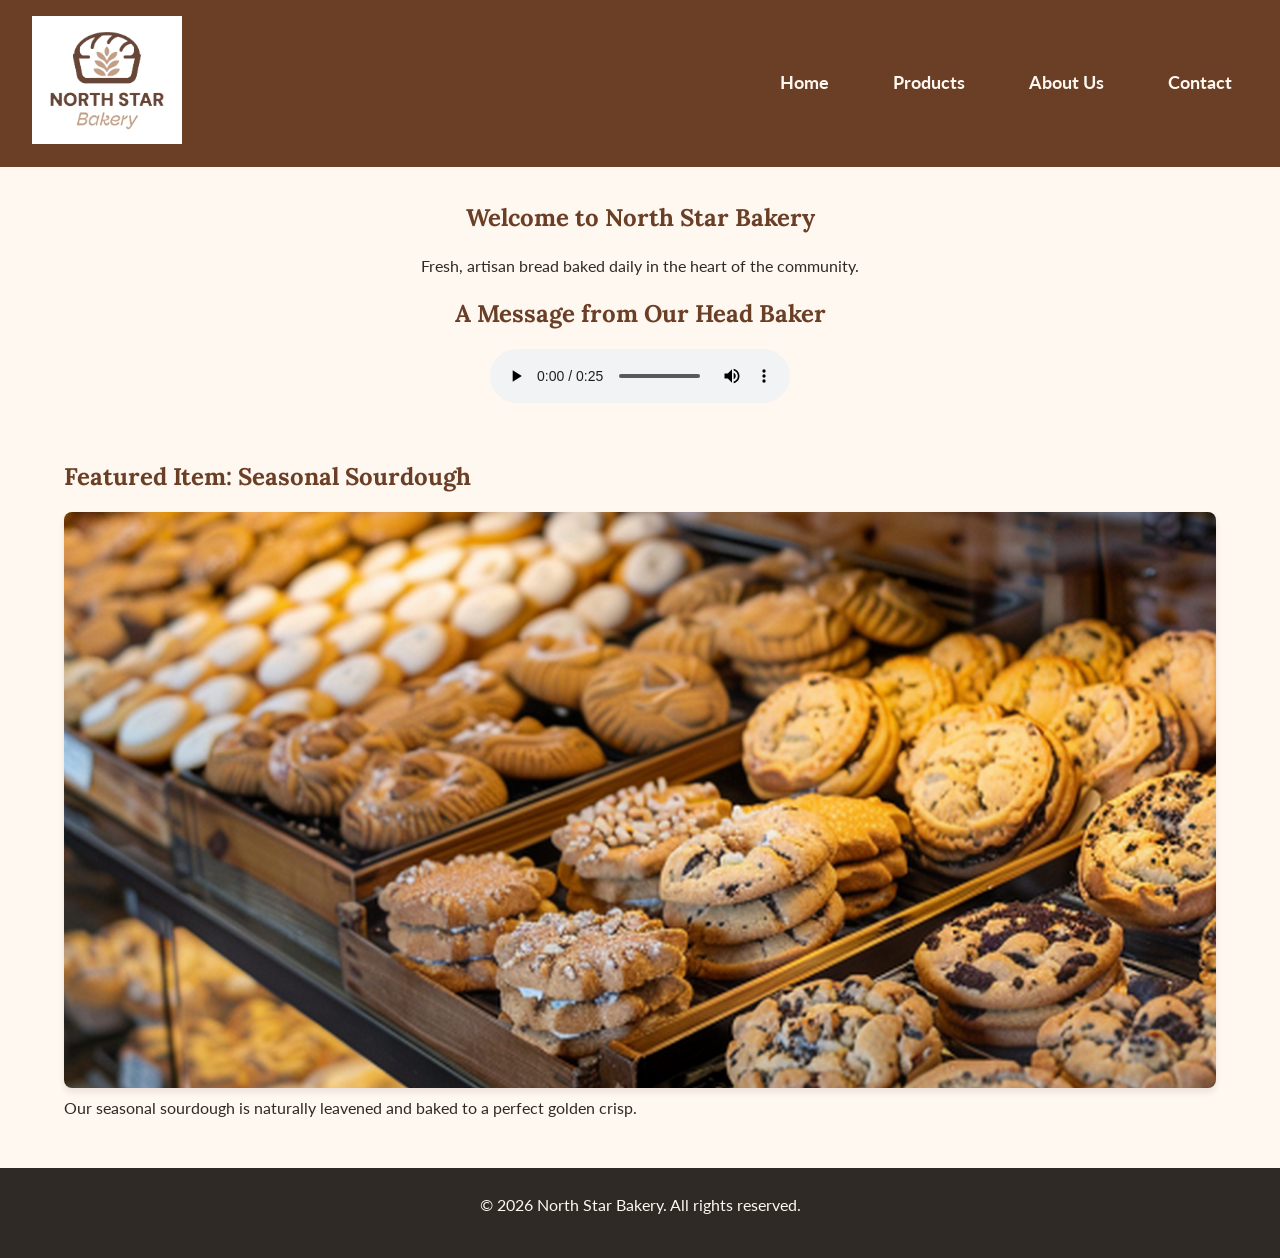
<file: index.html>
<!DOCTYPE html>
<html lang="en">
<head>
    <meta charset="UTF-8">
    <meta name="viewport" content="width=device-width, initial-scale=1.0">
    <title>North Star Bakery - Home</title>
    <link rel="preconnect" href="https://fonts.googleapis.com">
    <link rel="preconnect" href="https://fonts.gstatic.com" crossorigin>
    <link href="https://fonts.googleapis.com/css2?family=Lato:wght@400;700&family=Lora:wght@500;700&display=swap" rel="stylesheet">
    <link rel="stylesheet" href="style.css">
</head>
<body>
    <header class="site-header">
        <div class="logo-container">
            <img src="bakery-logo_c.png" alt="North Star Bakery Logo featuring a stylized loaf of bread and wheat" width="200">
        </div>
        <nav class="main-nav">
            <ul class="nav-links">
                <li><a href="index.html">Home</a></li>
                <li><a href="products.html">Products</a></li>
                <li><a href="about.html">About Us</a></li>
                <li><a href="contact.html">Contact</a></li>
            </ul>
        </nav>
    </header>

    <main class="main-content">
        <section class="hero-section">
            <h1>Welcome to North Star Bakery</h1>
            <p>Fresh, artisan bread baked daily in the heart of the community.</p>
            
            <div class="audio-greeting">
                <h2>A Message from Our Head Baker</h2>
                <audio controls>
                    <source src="bakery-welcome_c.mp3" type="audio/mpeg">
                    Your browser does not support the audio element. Here is a transcript: "Welcome to North Star Bakery, where we bake our breads fresh every single morning using locally sourced ingredients."
                </audio>
            </div>
        </section>

        <section class="featured-section">
            <h2>Featured Item: Seasonal Sourdough</h2>
            <picture class="featured-image">
                <source media="(min-width: 800px)" srcset="bakery-feature-large_c.png">
                <img src="bakery-feature-small_c.png" alt="A freshly baked, crusty seasonal sourdough loaf on a wooden cutting board" style="max-width: 100%;">
            </picture>
            <p>Our seasonal sourdough is naturally leavened and baked to a perfect golden crisp.</p>
        </section>
    </main>

    <footer class="site-footer">
        <p>&copy; 2026 North Star Bakery. All rights reserved.</p>
    </footer>

    <script src="script.js" defer></script>
</body>
</html>
</file>
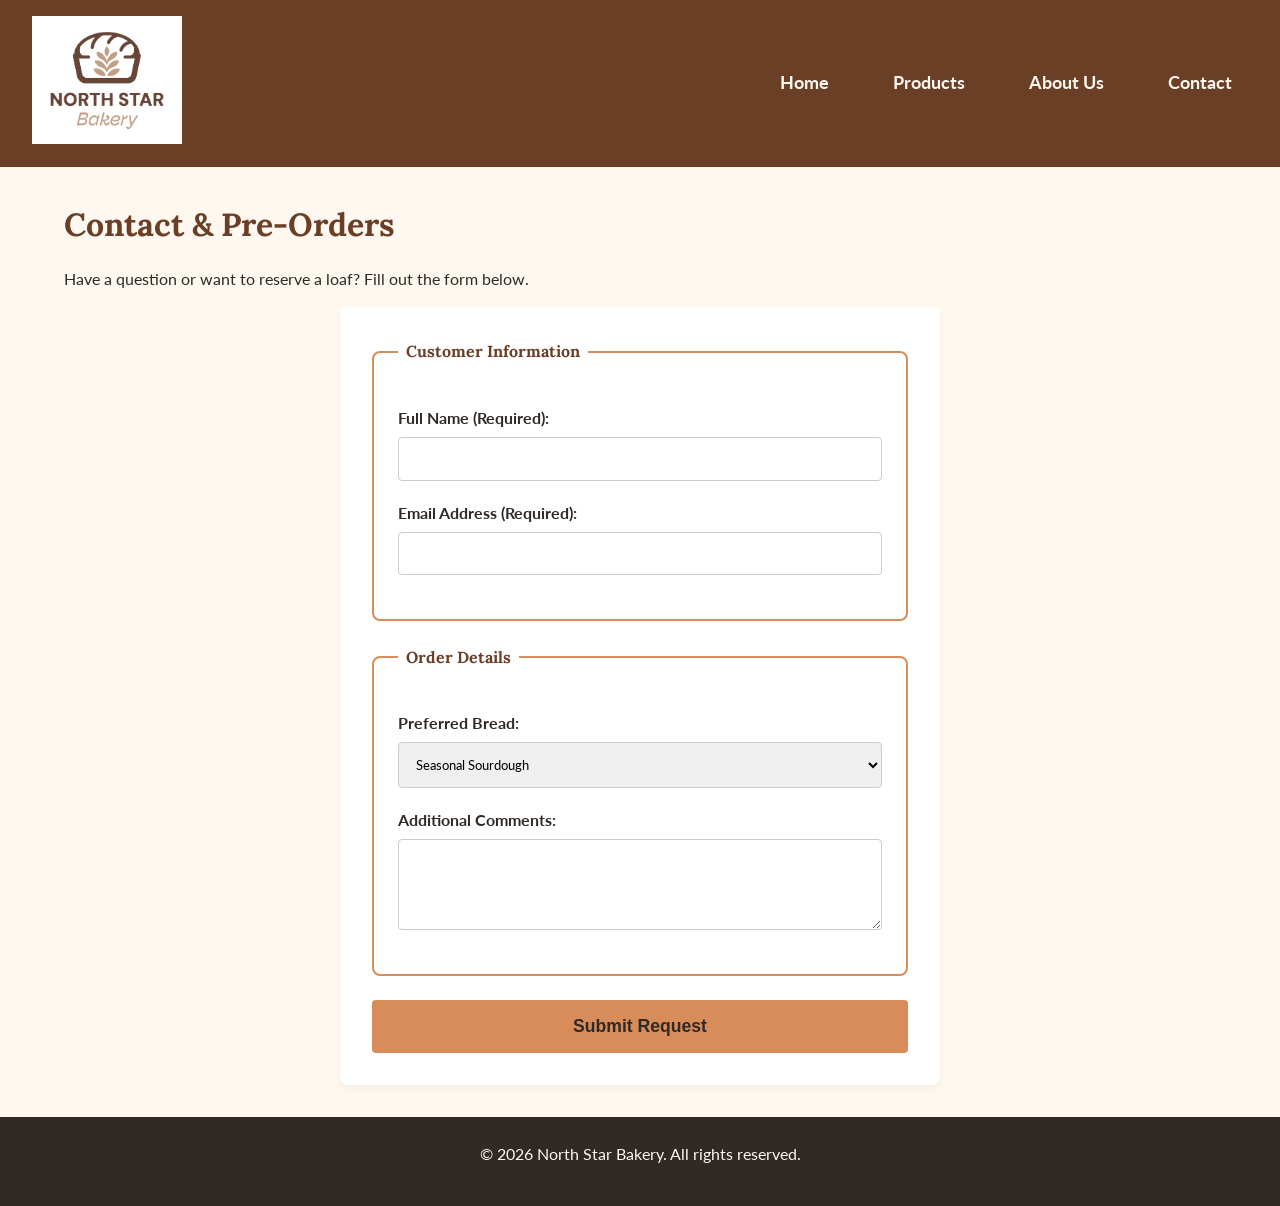
<file: contact.html>
<!DOCTYPE html>
<html lang="en">
<head>
    <meta charset="UTF-8">
    <meta name="viewport" content="width=device-width, initial-scale=1.0">
    <title>North Star Bakery - Contact</title>
    <link rel="preconnect" href="https://fonts.googleapis.com">
    <link rel="preconnect" href="https://fonts.gstatic.com" crossorigin>
    <link href="https://fonts.googleapis.com/css2?family=Lato:wght@400;700&family=Lora:wght@500;700&display=swap" rel="stylesheet">
    <link rel="stylesheet" href="style.css">
</head>
<body>
    <header class="site-header">
        <div class="logo-container">
            <img src="bakery-logo_c.png" alt="North Star Bakery Logo featuring a stylized loaf of bread and wheat" width="200">
        </div>
        <nav class="main-nav">
            <ul class="nav-links">
                <li><a href="index.html">Home</a></li>
                <li><a href="products.html">Products</a></li>
                <li><a href="about.html">About Us</a></li>
                <li><a href="contact.html">Contact</a></li>
            </ul>
        </nav>
    </header>

    <main class="main-content">
        <h1>Contact & Pre-Orders</h1>
        <p>Have a question or want to reserve a loaf? Fill out the form below.</p>

        <!-- ADDED FOR TOUCHSTONE 4: id="contact-form" and novalidate -->
        <form id="contact-form" action="#" method="POST" class="contact-form" novalidate>
            <fieldset>
                <legend>Customer Information</legend>
                
                <div class="form-group">
                    <label for="fullName">Full Name (Required):</label>
                    <input type="text" id="fullName" name="fullName">
                </div>
                
                <div class="form-group">
                    <label for="emailAddress">Email Address (Required):</label>
                    <input type="email" id="emailAddress" name="emailAddress">
                </div>
            </fieldset>

            <fieldset>
                <legend>Order Details</legend>

                <div class="form-group">
                    <label for="breadType">Preferred Bread:</label>
                    <select id="breadType" name="breadType">
                        <option value="sourdough">Seasonal Sourdough</option>
                        <option value="artisan">Classic Artisan</option>
                        <option value="seeded">Signature Seeded</option>
                    </select>
                </div>

                <div class="form-group">
                    <label for="message">Additional Comments:</label>
                    <textarea id="message" name="message" rows="4"></textarea>
                </div>
            </fieldset>

            <button type="submit" class="submit-btn">Submit Request</button>
        </form>
    </main>

    <footer class="site-footer">
        <p>&copy; 2026 North Star Bakery. All rights reserved.</p>
    </footer>

    <script src="script.js" defer></script>
</body>
</html>
</file>
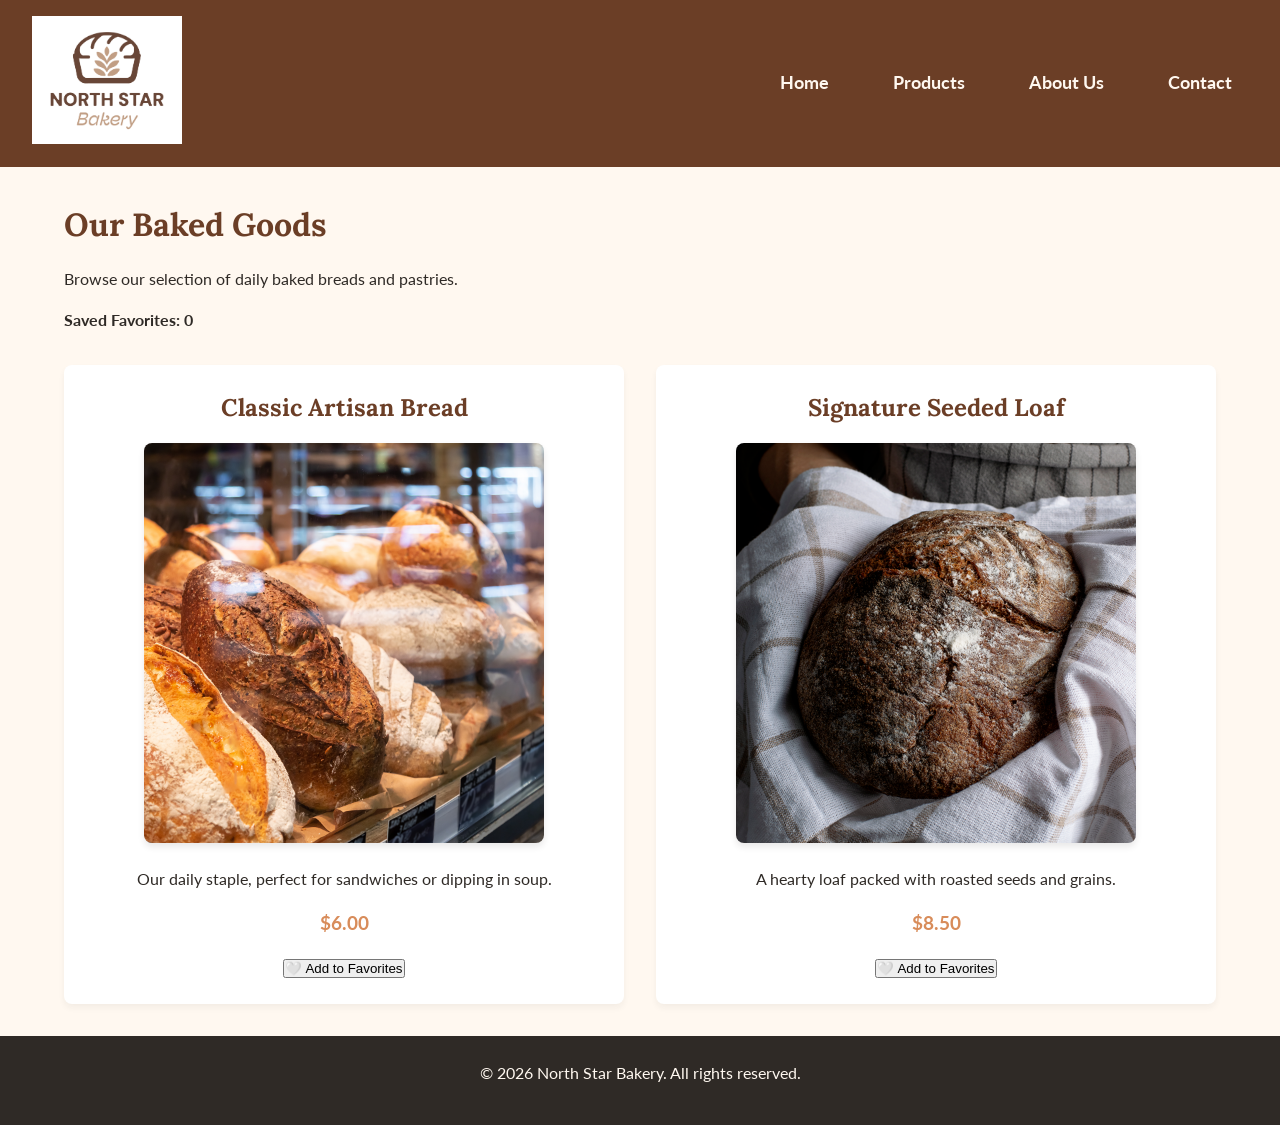
<file: products.html>
<!DOCTYPE html>
<html lang="en">
<head>
    <meta charset="UTF-8">
    <meta name="viewport" content="width=device-width, initial-scale=1.0">
    <title>North Star Bakery - Products</title>
    <link rel="preconnect" href="https://fonts.googleapis.com">
    <link rel="preconnect" href="https://fonts.gstatic.com" crossorigin>
    <link href="https://fonts.googleapis.com/css2?family=Lato:wght@400;700&family=Lora:wght@500;700&display=swap" rel="stylesheet">
    <link rel="stylesheet" href="style.css">
</head>
<body>
    <header class="site-header">
        <div class="logo-container">
            <img src="bakery-logo_c.png" alt="North Star Bakery Logo featuring a stylized loaf of bread and wheat" width="200">
        </div>
        <nav class="main-nav">
            <ul class="nav-links">
                <li><a href="index.html">Home</a></li>
                <li><a href="products.html">Products</a></li>
                <li><a href="about.html">About Us</a></li>
                <li><a href="contact.html">Contact</a></li>
            </ul>
        </nav>
    </header>

    <main class="main-content">
        <h1>Our Baked Goods</h1>
        <p>Browse our selection of daily baked breads and pastries.</p>

        <!-- ADDED FOR TOUCHSTONE 4: Favorites Counter Badge -->
        <div class="favorites-badge" style="margin-bottom: 1.5rem; font-weight: bold;">
            Saved Favorites: <span id="favorites-count">0</span>
        </div>

        <div class="product-grid">
            <section class="product-card">
                <h2>Classic Artisan Bread</h2>
                <img src="bakery-bread_c.png" alt="Several crusty artisan bread loaves stacked in a basket" width="400" style="max-width: 100%;">
                <p>Our daily staple, perfect for sandwiches or dipping in soup.</p>
                <p class="price">$6.00</p>
                <!-- ADDED FOR TOUCHSTONE 4: Favorite Button -->
                <button class="favorite-btn" data-id="sourdough">🤍 Add to Favorites</button>
            </section>

            <section class="product-card">
                <h2>Signature Seeded Loaf</h2>
                <img src="bakery-signature-loaf_c.png" alt="A sliced signature loaf topped with toasted pumpkin and sunflower seeds" width="400" style="max-width: 100%;">
                <p>A hearty loaf packed with roasted seeds and grains.</p>
                <p class="price">$8.50</p>
                <!-- ADDED FOR TOUCHSTONE 4: Favorite Button -->
                <button class="favorite-btn" data-id="baguette">🤍 Add to Favorites</button>
            </section>
        </div>
    </main>

    <footer class="site-footer">
        <p>&copy; 2026 North Star Bakery. All rights reserved.</p>
    </footer>

    <script src="script.js" defer></script>
</body>
</html>
</file>
<file: style.css>
/* --- Variables & Color Palette --- */
:root {
    --cream: #FFF8F0;
    --brown: #6B3E26;
    --peach: #D88C5A;
    --charcoal: #2F2A26;
    
    --font-heading: 'Lora', serif;
    --font-body: 'Lato', sans-serif;
}

/* --- Global Reset & Base Styles (Mobile First) --- */
* {
    box-sizing: border-box;
    margin: 0;
    padding: 0;
}

body {
    background-color: var(--cream);
    color: var(--charcoal);
    font-family: var(--font-body);
    line-height: 1.6;
    display: flex;
    flex-direction: column;
    min-height: 100vh;
}

h1, h2, h3, legend {
    font-family: var(--font-heading);
    color: var(--brown);
    margin-bottom: 1rem;
}

p {
    margin-bottom: 1rem;
}

img, video {
    border-radius: 8px;
    box-shadow: 0 4px 6px rgba(47, 42, 38, 0.1);
}

/* --- Header & Navigation (Flexbox) --- */
.site-header {
    background-color: var(--brown);
    padding: 1.5rem;
    text-align: center;
}

.logo-container img {
    box-shadow: none;
    border-radius: 0;
    margin-bottom: 1rem;
}

.nav-links {
    list-style: none;
    display: flex;
    flex-direction: column;
    gap: 1rem;
    align-items: center;
}

.nav-links a {
    color: var(--cream);
    text-decoration: none;
    font-weight: 700;
    font-size: 1.1rem;
    padding: 0.5rem 1rem;
    border-radius: 4px;
    transition: background-color 0.3s;
}

.nav-links a:hover {
    background-color: var(--peach);
    color: var(--charcoal);
}

/* --- Main Layout --- */
.main-content {
    flex: 1;
    padding: 2rem 1.5rem;
    max-width: 1200px;
    margin: 0 auto;
    width: 100%;
}

.hero-section, .about-section, .video-section {
    margin-bottom: 3rem;
    text-align: center;
}

/* --- Product Grid --- */
.product-grid {
    display: flex;
    flex-direction: column;
    gap: 2rem;
    margin-top: 2rem;
}

.product-card {
    background-color: white;
    padding: 1.5rem;
    border-radius: 8px;
    text-align: center;
    box-shadow: 0 4px 6px rgba(47, 42, 38, 0.05);
}

.product-card img {
    margin-bottom: 1rem;
}

.price {
    font-weight: 700;
    color: var(--peach);
    font-size: 1.2rem;
}

/* --- Forms --- */
.contact-form {
    background-color: white;
    padding: 2rem;
    border-radius: 8px;
    box-shadow: 0 4px 6px rgba(47, 42, 38, 0.05);
}

fieldset {
    border: 2px solid var(--peach);
    border-radius: 8px;
    padding: 1.5rem;
    margin-bottom: 1.5rem;
}

legend {
    padding: 0 0.5rem;
    font-weight: 700;
}

.form-group {
    display: flex;
    flex-direction: column;
    margin-bottom: 1.2rem;
}

.form-group label {
    margin-bottom: 0.4rem;
    font-weight: 700;
}

input[type="text"],
input[type="email"],
select,
textarea {
    padding: 0.8rem;
    border: 1px solid #ccc;
    border-radius: 4px;
    font-family: var(--font-body);
}

.submit-btn {
    background-color: var(--peach);
    color: var(--charcoal);
    border: none;
    padding: 1rem 2rem;
    font-size: 1.1rem;
    font-weight: 700;
    border-radius: 4px;
    cursor: pointer;
    transition: background-color 0.3s;
    width: 100%;
}

.submit-btn:hover {
    background-color: var(--brown);
    color: var(--cream);
}

/* --- Footer --- */
.site-footer {
    background-color: var(--charcoal);
    color: var(--cream);
    text-align: center;
    padding: 1.5rem;
    margin-top: auto;
}

/* --- Media Queries (Tablet & Desktop) --- */
@media (min-width: 768px) {
    /* Switch navigation to horizontal row */
    .site-header {
        display: flex;
        justify-content: space-between;
        align-items: center;
        padding: 1rem 2rem;
    }

    .logo-container img {
        margin-bottom: 0;
        width: 150px;
    }

    .nav-links {
        flex-direction: row;
        gap: 2rem;
    }

    /* Switch product grid to side-by-side columns */
    .product-grid {
        flex-direction: row;
    }
    
    .product-card {
        flex: 1;
    }

    /* Limit form width on large screens */
    .contact-form {
        max-width: 600px;
        margin: 0 auto;
    }
}
</file>
